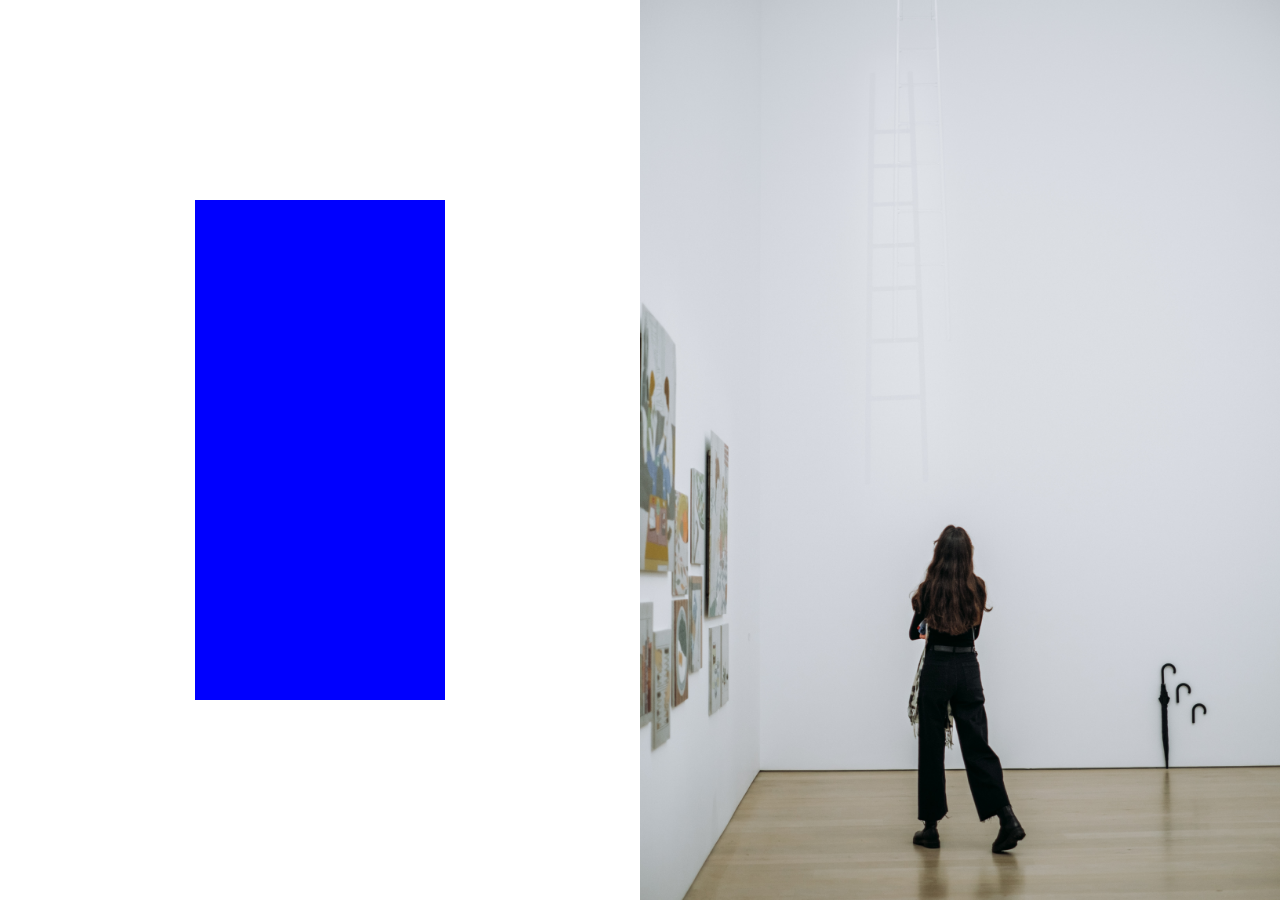
<file: 2contaire/index.html>
<!DOCTYPE html>
<html lang="en">
<head>
    <meta charset="UTF-8">
    <meta http-equiv="X-UA-Compatible" content="IE=edge">
    <meta name="viewport" content="width=device-width, initial-scale=1.0">
    <title>Login Page</title>

    <style>
    *{
        margin: 0;
        padding: 0;
        box-sizing: border-box;
    }
    .form{
        width: 250px;
        aspect-ratio: 1 / 2;
        background-color: blue;

    }
    html,
    body,
    .container{
        height: 100%;
    }
    .container{
        display: flex;
        
    }
    .left,
    .right{
        width: 50%;
    }
    figure{
        height: 100%;
        width: 100%;
        line-height: 0;
    }
    img{
        height: 100%;
        width: 100%;
        object-fit: cover;
    
    }
    .left{
        display: flex;
        justify-content: center;
        align-items: center;

    }

    </style>
</head>
<body>
    
    <div class="container">
        <div class="left">
            <div class="form"></div>
        </div>
        
        <div class="right">
            <figure>
                <img src="./maria-teneva-bJ-TxX30_98-unsplash.jpg" alt="">
            </figure>
        </div>
    </div>
</body>
</html>
</file>
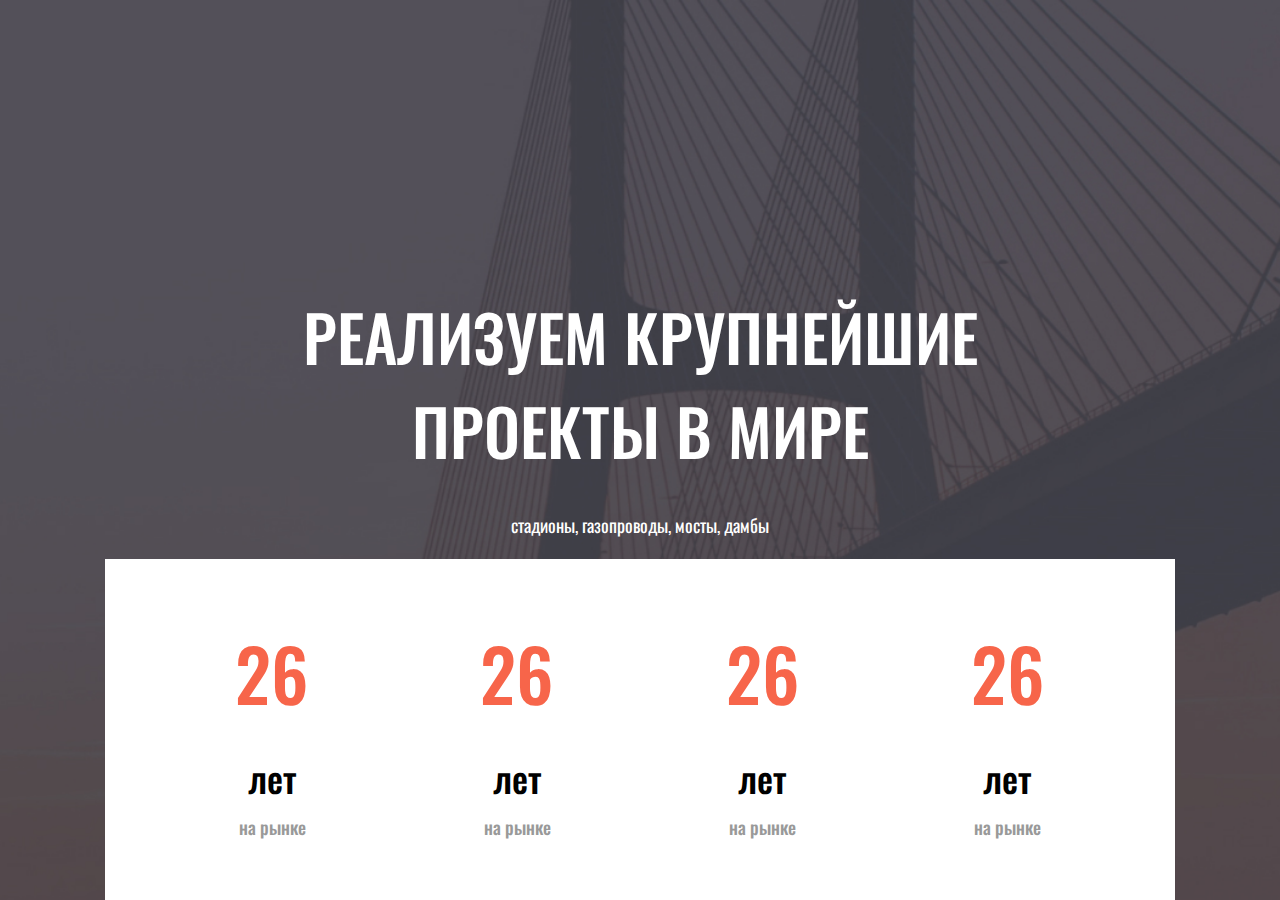
<file: Arena/index.html>
<!DOCTYPE html>
<html lang="ru">
<head>
    <meta charset="UTF-8">
    <meta name="viewport" content="width=device-width, initial-scale=1.0">
    <link rel="stylesheet" href="./style.css">
    <title>Document</title>
    
</head>
<body>
    <div id="root"></div>


    <script src="./script.js"></script>
</body>
</html>
</file>
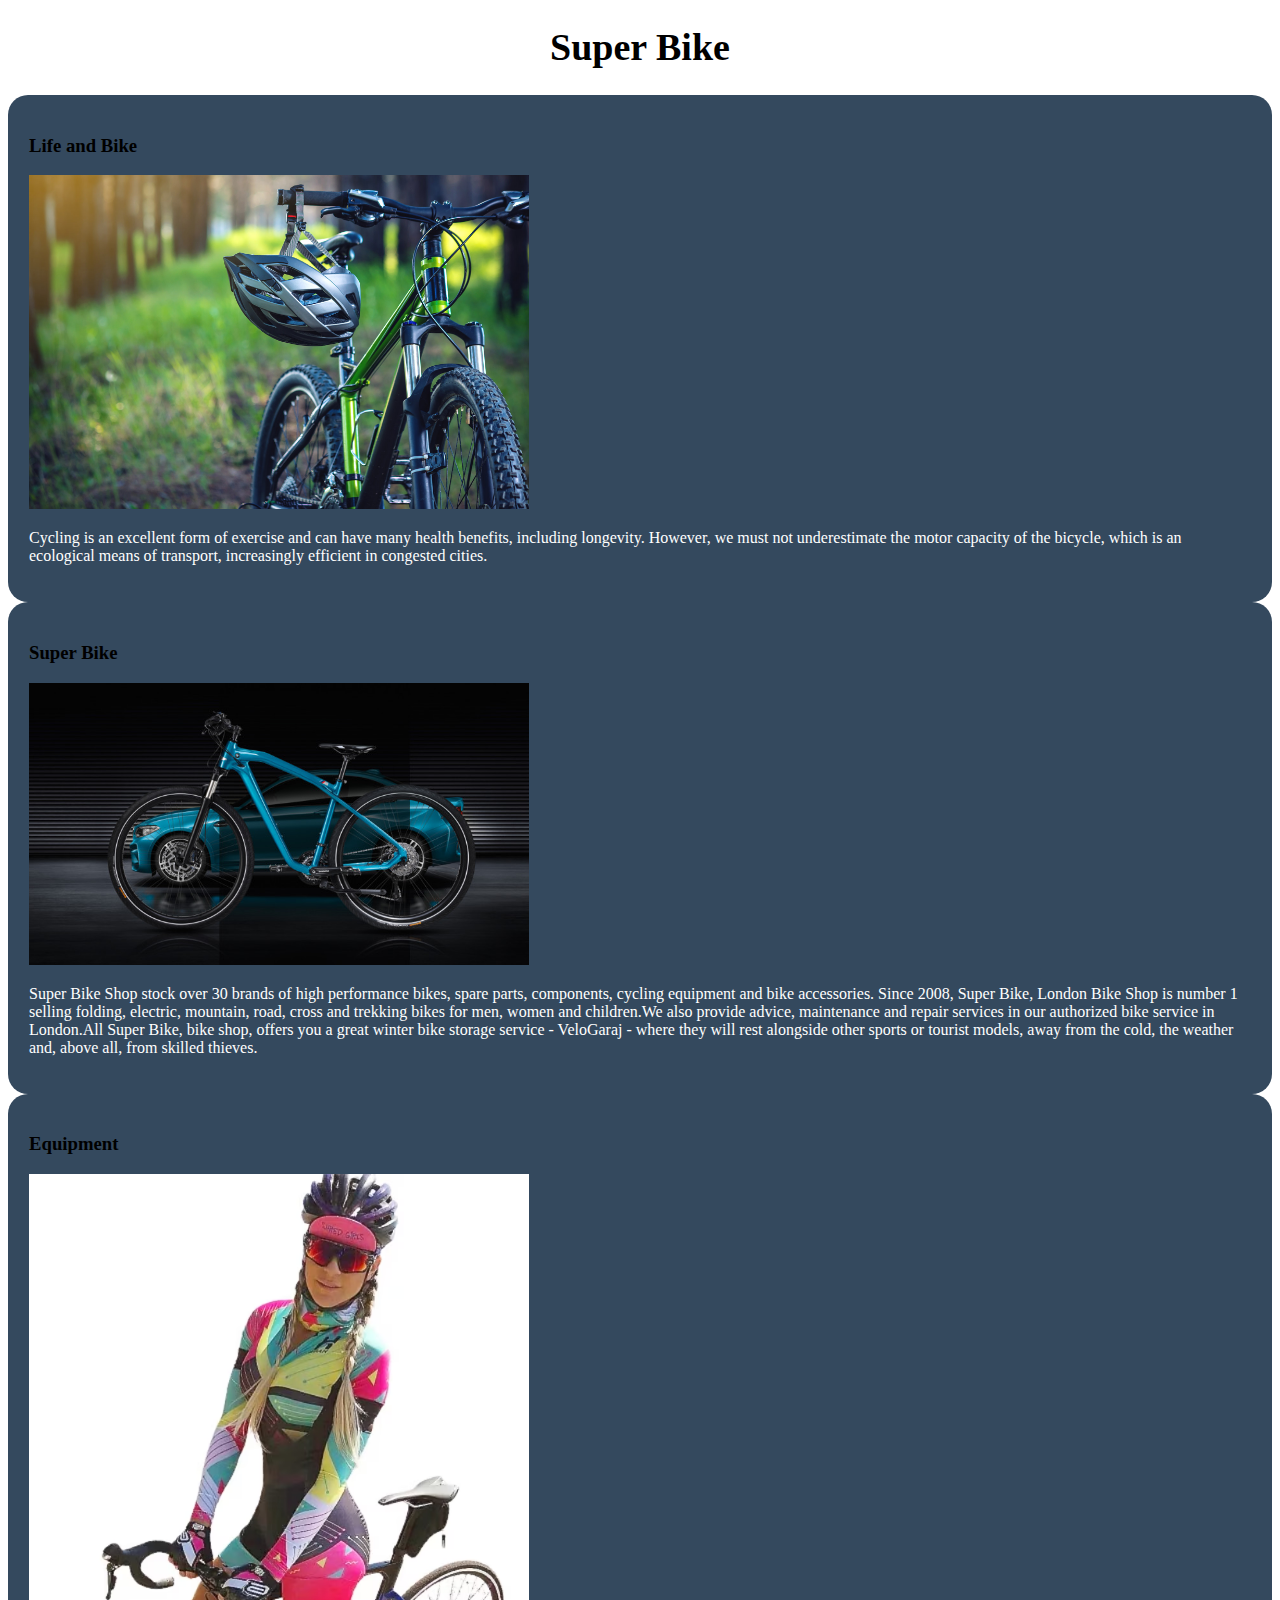
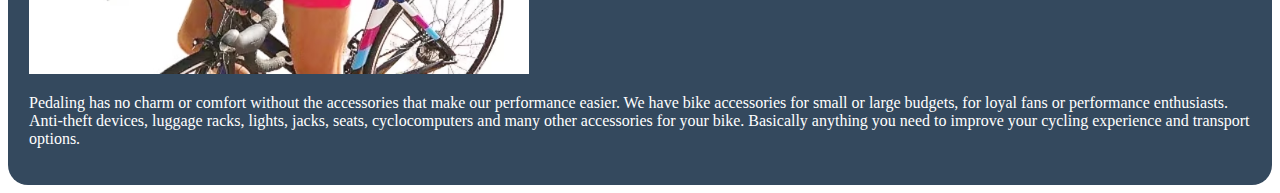
<file: HW1/index.html>
<!DOCTYPE html>
<html lang="en">
<head>
    <meta charset="UTF-8">
    <meta http-equiv="X-UA-Compatible" content="IE=edge">
    <meta name="viewport" content="width=device-width, initial-scale=1.0">
    <title>Document</title>
    <link rel="stylesheet" href="./style.css">
</head>
<body>
    <h1>Super Bike</h1>
    <div>
        <h3>Life and Bike</h3>
        <img src="./Bike-Marci.jpg" alt="">
        <p>
            Cycling is an excellent form of exercise and can have many health benefits, including longevity. However, we must
            not underestimate the motor capacity of the bicycle, which is an ecological means of transport, increasingly
            efficient in congested cities.
        </p>


    </div>
   <div>
    <h3>Super Bike</h3>
    <img src="./NDQwJmhhc2g9ZWM3Mzk4OWZhMmVhNDQxN2ZmZjQ3OTA5NWRhZGE0Mjk=.thumb.jpg" alt="">
    <p>
        Super Bike Shop stock over 30 brands of high performance bikes, spare parts, components, cycling equipment and
        bike accessories. Since 2008, Super Bike, London Bike Shop is number 1 selling folding, electric, mountain, road,
        cross and trekking bikes for men, women and children.We also provide advice, maintenance and repair services in our
        authorized bike service in London.All Super Bike, bike shop, offers you a great winter bike storage service -
        VeloGaraj - where they will rest alongside other sports or tourist models, away from the cold, the weather and,
        above all, from skilled thieves.
    </p>

   </div>
   <div>
    <h3>Equipment</h3>
    <img src="./faawzf1622099478572.avif" alt="">
    <p>
        Pedaling has no charm or comfort without the accessories that make our performance easier. We have bike accessories
        for small or large budgets, for loyal fans or performance enthusiasts. Anti-theft devices, luggage racks, lights,
        jacks, seats, cyclocomputers and many other accessories for your bike. Basically anything you need to improve your
        cycling experience and transport options.
    
    
    </p>
   </div>
    

    
</body>
</html>
</file>
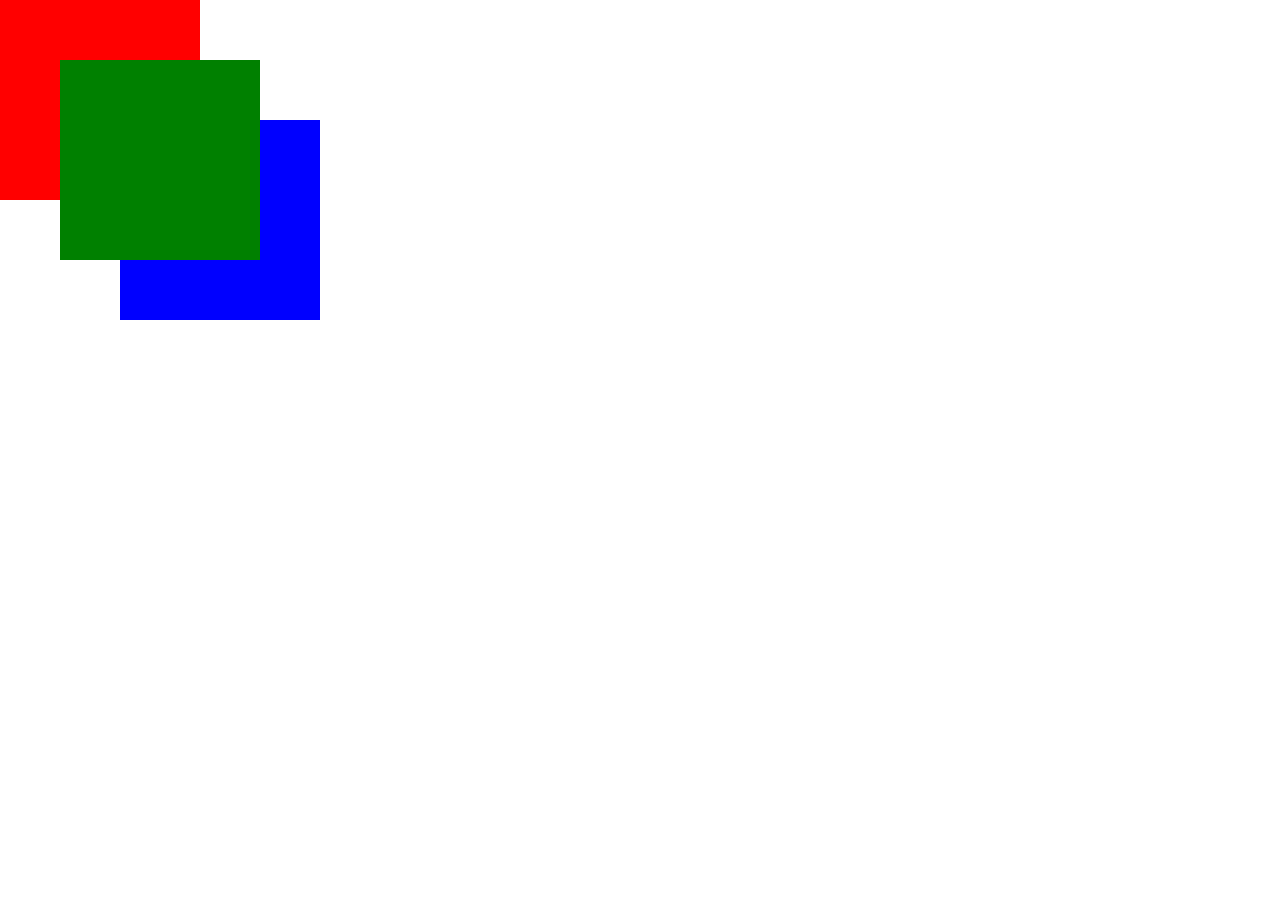
<file: HW3/index.html>
<!DOCTYPE html>
<html lang="en">
<head>
    <meta charset="UTF-8">
    <meta http-equiv="X-UA-Compatible" content="IE=edge">
    <meta name="viewport" content="width=device-width, initial-scale=1.0">
    <title>HW3</title>
    <link rel="stylesheet" href="style.css">
</head>
<body>
    <section class="item">
        <div class="item item-1"></div>
        <div class="item item-2"></div>
        <div class="item item-3"></div>
    </section>
    
</body>
</html>
</file>
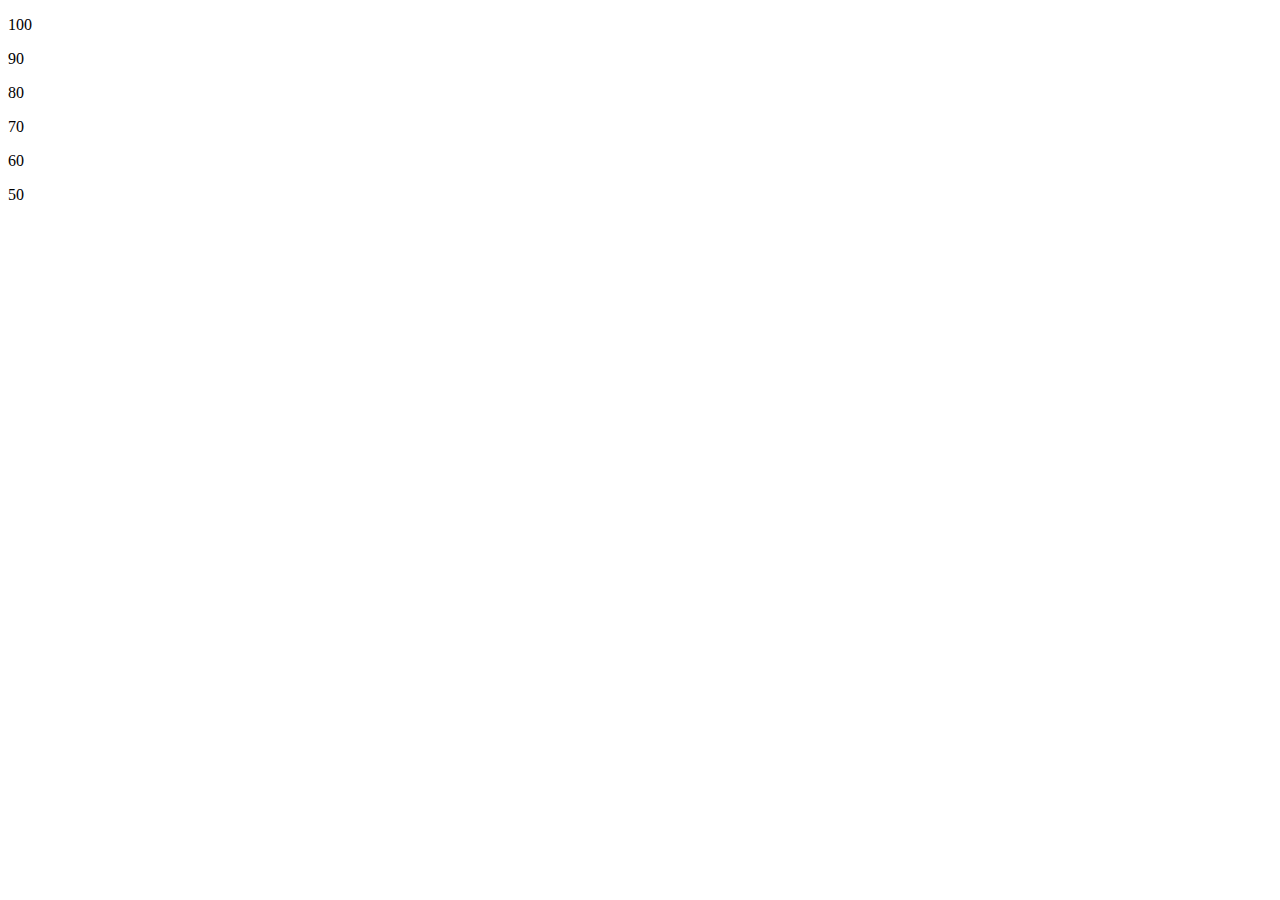
<file: HW7/index.html>
<!DOCTYPE html>
<html lang="en">
<head>
    <meta charset="UTF-8">
    <meta name="viewport" content="width=device-width, initial-scale=1.0">
    <title>Document</title>
</head>
<body>
    <div class="numbers"></div>
    <div class="strings_container"></div>


    <script src="./script.js"></script>
</body>
</html>
</file>
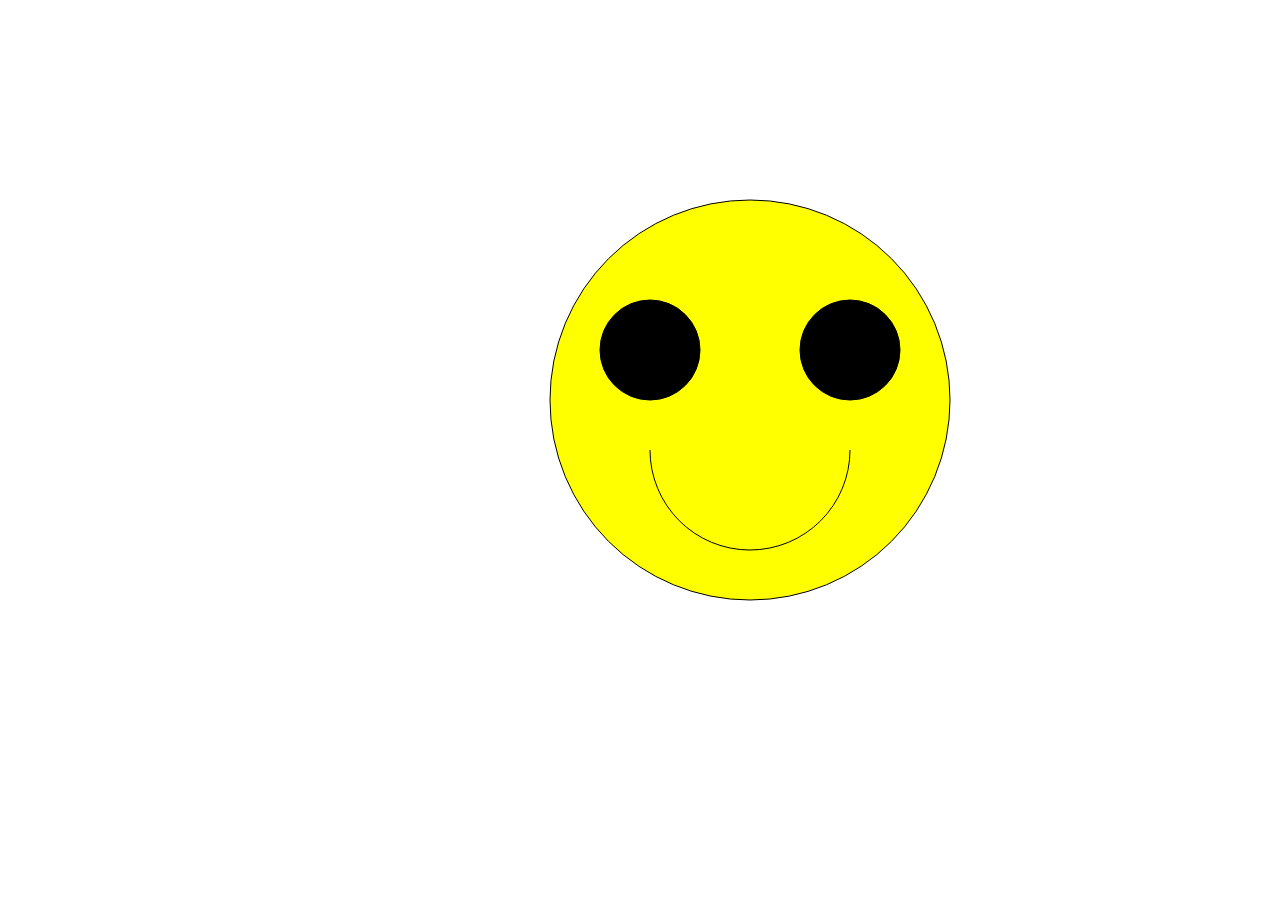
<file: HW_Canvas/index.html>
<!DOCTYPE html>
<html lang="en">

<head>
    <meta charset="UTF-8">
    <meta name="viewport" content="width=device-width, initial-scale=1.0">
    <title>Document</title>
    <style>
        * {
            margin: 0;
            padding: 0;
            box-sizing: border-box;
        }

        #myCanvas {
            width: 100%;
            height: 100vh;
        }
    </style>
</head>

<body>
    <canvas id="myCanvas"></canvas>






    <script src="./script.js"></script>
</body>

</html>
</file>
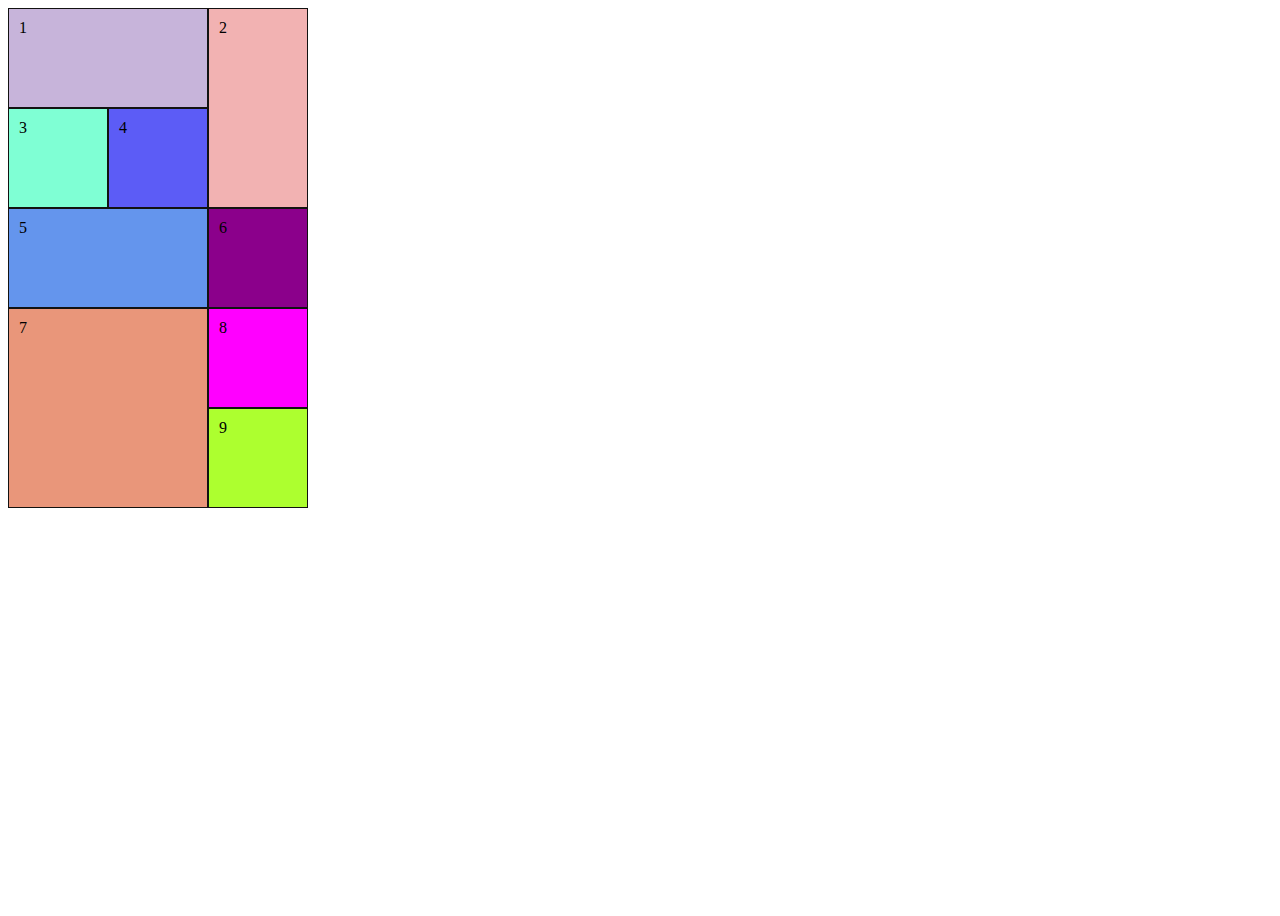
<file: Lesson_1(Grid)/index.html>
<!DOCTYPE html>
<html lang="en">

<head>
    <meta charset="UTF-8">
    <meta name="viewport" content="width=device-width, initial-scale=1.0">
    <title>Document</title>
    <link rel="stylesheet" href="./style.css">
</head>

<body>
    <div class="container">
        <div class="block elem_1">1</div>
        <div class="block elem_2">2</div>
        <div class="block elem_3">3</div>
        <div class="block elem_4">4</div>
        <div class="block elem_5">5</div>
        <div class="block elem_6">6</div>
        <div class="block elem_7">7</div>
        <div class="block elem_8">8</div>
        <div class="block elem_9">9</div>
    </div>
</body>

</html>
</file>
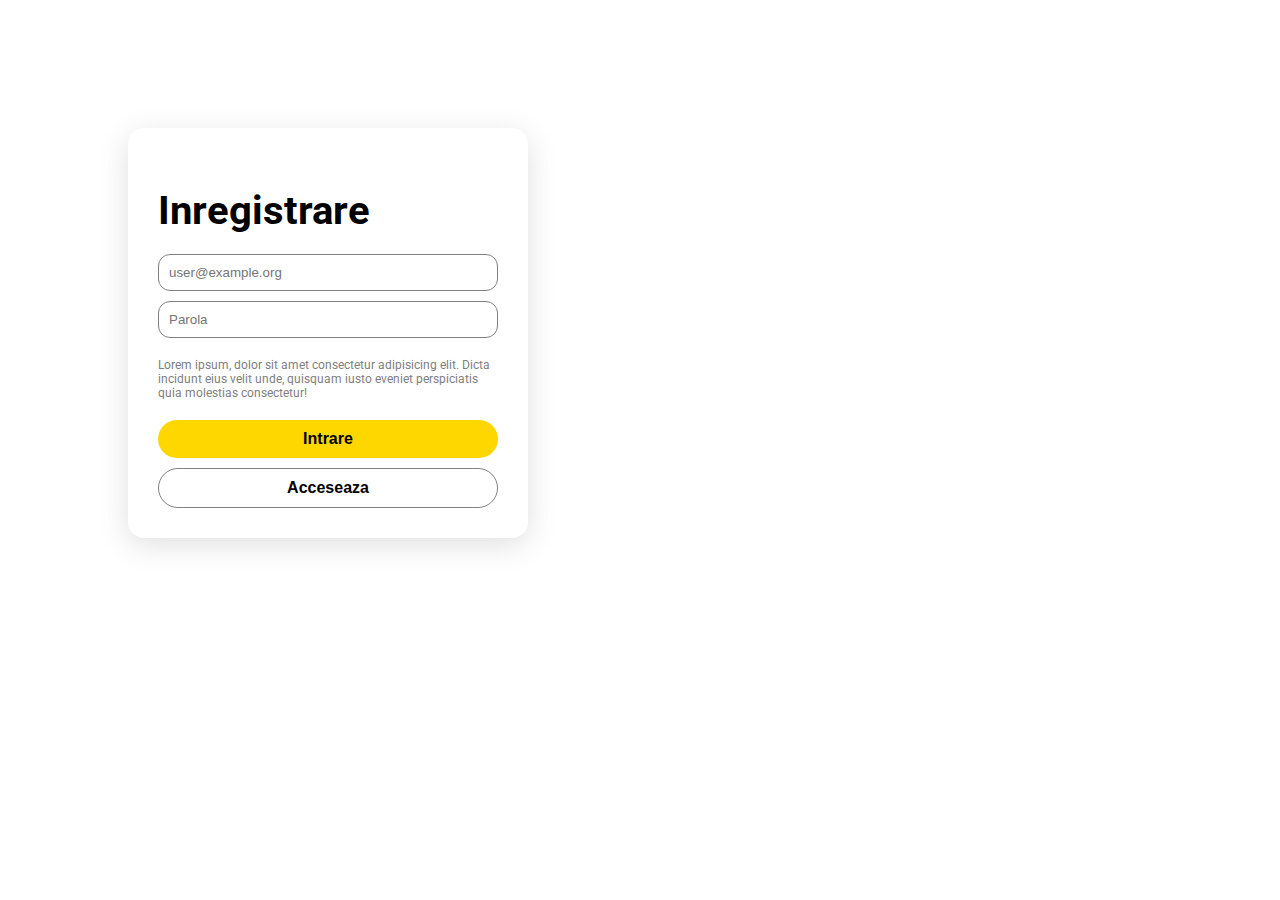
<file: Login page/index.html>
<!DOCTYPE html>
<html lang="en">
<head>
    <meta charset="UTF-8">
    <meta http-equiv="X-UA-Compatible" content="IE=edge">
    <meta name="viewport" content="width=device-width, initial-scale=1.0">
    <title>Reg Form</title>
    <link rel="stylesheet" href="https://maxst.icons8.com/vue-static/landings/line-awesome/line-awesome/1.3.0/css/line-awesome.min.css">
<style>
     @import url("https://fonts.googleapis.com/css2?family=Roboto:wght@400;500;700&display=swap");
*{
    margin: 0;
    padding: 0;
    box-sizing: border-box;
}
body{
    font-family:"Roboto", sans-serif;
    margin: 10%;
}
section {
    width: 400px;
    padding: 30px;
    box-shadow: rgba(100, 100, 111, 0.2) 0px 7px 29px 0px;
    border-radius: 16px;
}
.text-right{
    text-align: right;
}
h2 {
    font-size: 40px;
    margin-bottom: 20px;
}
.button-close {
    background: none;
    border: none;
    font-size: 20px;
    cursor: pointer;
}
.button-action {
    background: none;
    border: 1px solid grey;
    padding: 10px 0;
    border-radius: 55px;
    cursor: pointer;
    text-align: center;
    width: 100%;
    font-size: 16px;
    font-weight: 600;

}
.button-action.is-yellow {
    border: none;
    background: gold;
}
p:not(:last-child) {
    margin-bottom: 10px;
}
.text-small {
    font-size: 12px;
    color: gray;
    margin: 20px 0 !important;
}
input {
    width: 100%;
    padding: 10px;
    border-radius: 12px;
    border: 1px solid grey;
    outline: none;
    caret-color: gold;
}
input:focus{
    border-color: gold;
}

</style>
</head>
<body>
    <section>
        <p class="text-right">
            <button class="button-close">
                <i class="las la-times"></i>
             </button>
         </p>
         <h2>Inregistrare</h2>
         <p>
            <input type="email" placeholder="user@example.org">
         </p>
         <p>
            <input type="password" placeholder="Parola">
         </p>
        <p class="text-small">
            Lorem ipsum, dolor sit amet consectetur adipisicing elit. Dicta incidunt eius velit unde, quisquam iusto eveniet
            perspiciatis quia molestias consectetur!
        </p>
        <p>
            <button class="button-action is-yellow">Intrare</button>
        </p>
        <p>
            <button class="button-action">Acceseaza</button>
        </p>
    </section>
</body>
</html>
</file>
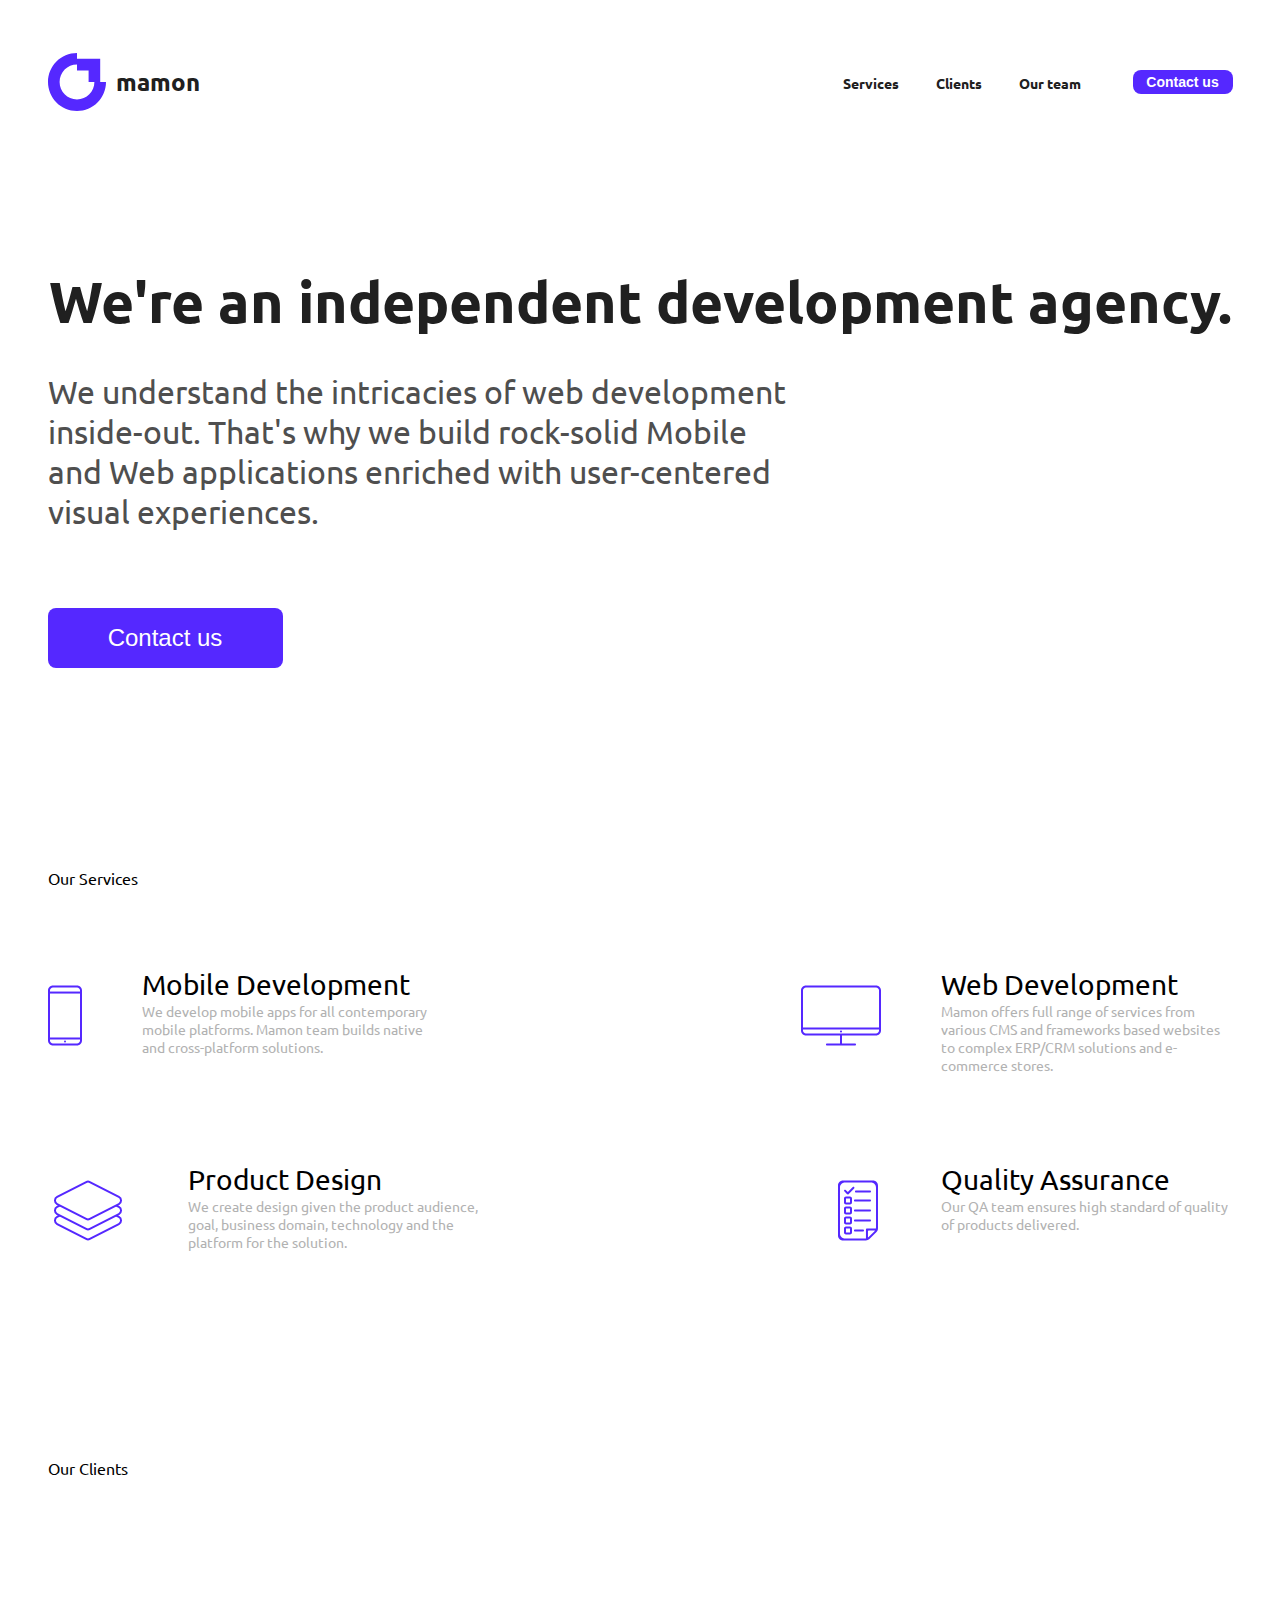
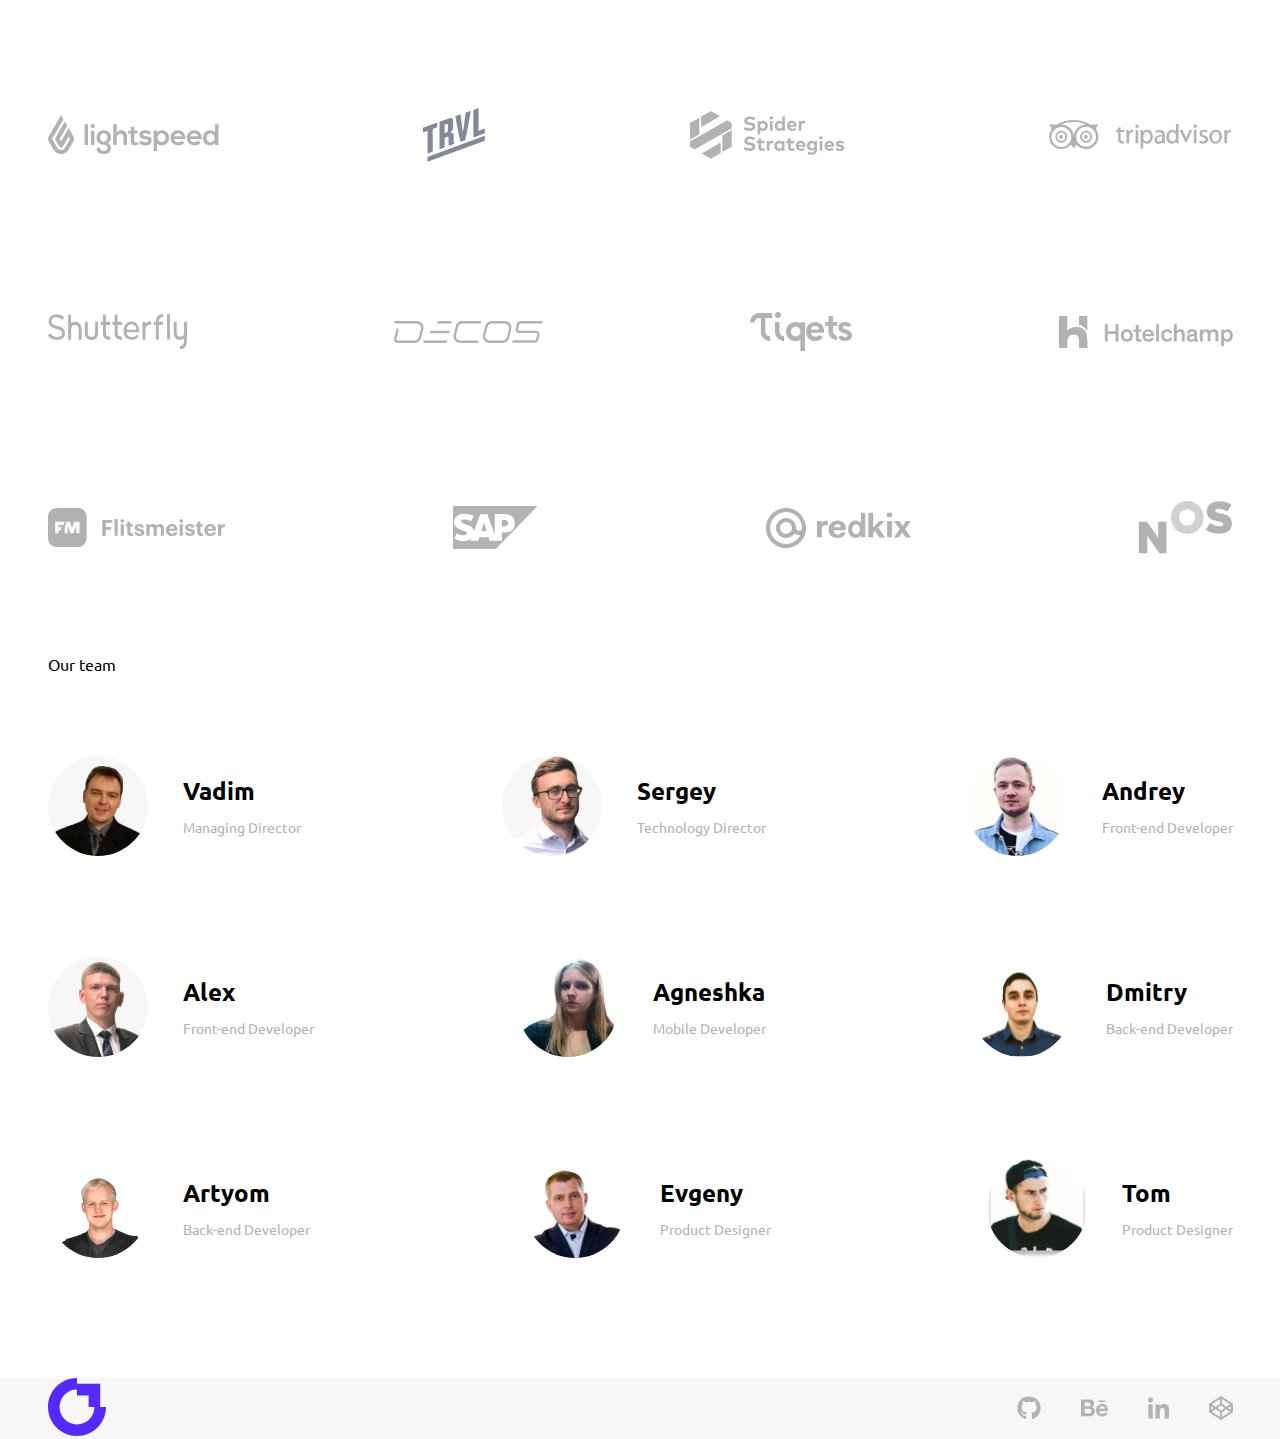
<file: MamonFigma/index.html>
<!DOCTYPE html>
<html lang="en">

<head>
    <meta charset="UTF-8">
    <meta name="viewport" content="width=device-width, initial-scale=1.0">
    <title>Document</title>
    <link rel="stylesheet" href="./style.css">
</head>

<body>
    <header class="header">
        <div class="container">
            <div class="header_line">
                <div class="header_left">
                    <div class="header_logo">
                        <img src="./pictures/mamon-logo.svg" alt="logo">
                        <div class="logo_text">
                            <p class="logo_text">mamon</p>
                        </div>

                    </div>
                </div>
                <div class="header_right">
                    <nav class="nav">
                        <ul class="nav_menu">
                            <li class="nav_item"><a href="#">Services</a></li>
                            <li class="nav_item"><a href="#">Clients</a></li>
                            <li class="nav_item"><a href="#">Our team</a></li>

                        </ul>

                    </nav>

                    <button class="btn_1">Contact us</button>

                </div>


            </div>
        </div>

    </header>




    <section>
        <div class="container">

            <div class="hero_content">
                <div class="header_title">We're an independent development agency.</div>
                <p class="subheader">
                    We understand the intricacies of web development inside-out. That's why we build rock-solid Mobile
                    and Web applications enriched with user-centered visual experiences.
                </p>
            </div>

            <button class="btn_2">Contact us</button>


        </div>
    </section>
    <section class="services">

        <div class="container">
            <div class="thin_line"> Our Services</div>
            <div class="services_wrapper">
                <div class="services_items">
                    <div class="development">
                        <img src="./pictures/smartphone.svg" alt="phone">

                        <div class="services_content">
                            <h2>Mobile Development</h2>
                            <p>We develop mobile apps for all contemporary
                                mobile platforms. Mamon team builds
                                native and cross-platform solutions.</p>
                        </div>
                    </div>
                    <div class="development">
                        <img src="./pictures/monitor.svg" alt="">
                        <div class="services_content">
                            <h2>Web Development</h2>
                            <p>Mamon offers full range of services from various
                                CMS and frameworks based websites to complex
                                ERP/CRM solutions and e-commerce stores.</p>
                        </div>
                    </div>


                </div>
                <div class="services_items">
                    <div class="development">
                        <img  src="./pictures/layers.svg" alt="layers">
                        <div class="services_content">
                            <h2>Product Design</h2>
                            <p>We create design given the product audience,
                                goal, business domain, technology and
                                the platform for the solution.</p>
                        </div>

                    </div>
                    <div class="development">
                        <img src="./pictures/test.svg" alt="test">
                        <div class="services_content">
                            <h2>Quality Assurance</h2>
                            <p>Our QA team ensures high standard of
                                quality of products delivered.
                            </p>
                        </div>
                    </div>
                </div>
            </div>

        </div>
    </section>
    <section>

        <div class="container">
            <div class="thin_line">Our Clients</div>


            <div class="logos_wrapper">
                <div class="logo_wrapper">
                    <img src="./pictures/logo-lightspeed.svg" alt="">
                    <img src="./pictures/logo-trvl.svg" alt="">
                    <img src="./pictures/logo-spider-strategies.svg" alt="">
                    <img src="./pictures/logo-tripadvisor.svg" alt="">
                </div>
            </div>
            <div class="logos_wrapper">
                <div class="logo_wrapper">
                    <img src="./pictures/logo-shutterfly.svg" alt="">
                    <img src="./pictures/logo-decos.svg" alt="">
                    <img src="./pictures/logo-tiqets.svg" alt="">
                    <img src="./pictures/logo-hotelchamp.svg" alt="">
                </div>
            </div>
            <div class="logos_wrapper">
                <div class="logo_wrapper">
                    <img src="./pictures/logo-flitsmeister.svg" alt="">
                    <img src="./pictures/logo-sap.svg" alt="">
                    <img src="./pictures/logo-redkix.svg" alt="">
                    <img src="./pictures/logo-nos.svg" alt="">
                </div>
            </div>

        </div>



    </section>
    <section>

        <div class="container">
            <div class="thin_line">Our team</div>

            <div class="names_wrapper">
                <div class="names">
                    <img src="./pictures/Без названия1.svg" alt="">
                    <div class="content_name">
                        <h2>Vadim</h2>
                        <p>Managing Director</p>
                    </div>
                </div>
                <div class="names">
                    <img src="./pictures/2.svg" alt="">
                    <div class="content_name">
                        <h2>Sergey</h2>
                        <p>Technology Director</p>
                    </div>
                </div>
                <div class="names">
                    <img src="./pictures/3.svg" alt="">
                    <div class="content_name">
                        <h2>Andrey</h2>
                        <p>Front-end Developer</p>
                    </div>
                </div>
            </div>
            <div class="names_wrapper">
                <div class="names">
                    <img src="./pictures/4.svg" alt="">
                    <div class="content_name">
                        <h2>Alex</h2>
                        <p>Front-end Developer</p>
                    </div>
                </div>
                <div class="names">
                    <img src="./pictures/5.svg" alt="">
                    <div class="content_name">
                        <h2>Agneshka</h2>
                        <p>Mobile Developer</p>
                    </div>
                </div>
                <div class="names">
                    <img src="./pictures/6.svg" alt="">
                    <div class="content_name">
                        <h2>Dmitry</h2>
                        <p>Back-end Developer</p>
                    </div>
                </div>
            </div>
            <div class="names_wrapper">
                <div class="names">
                    <img src="./pictures/7.svg" alt="">
                    <div class="content_name">
                        <h2>Artyom</h2>
                        <p>Back-end Developer</p>
                    </div>
                </div>
                <div class="names">
                    <img src="./pictures/8.svg" alt="">
                    <div class="content_name">
                        <h2>Evgeny</h2>
                        <p>Product Designer</p>
                    </div>
                </div>
                <div class="names">
                    <img src="./pictures/9.svg" alt="">
                    <div class="content_name">
                        <h2>Tom</h2>
                        <p>Product Designer</p>
                    </div>
                </div>
            </div>
        </div>

    </section>
    <section>
        <div class="footer_container">
            <div class="container">
                <div class="footer">
                    <div class="logo_footer">
                        <img src="./pictures/mamon-logo.svg" alt="">
                    </div>
                    <div class="media_footer">
                        <img src="./footer/1.svg" alt="">
                        <img src="./footer/2.svg" alt="">
                        <img src="./footer/3.svg" alt="">
                        <img src="./footer/4.svg" alt="">
                    </div>

                </div>
            </div>
        </div>

    </section>



</body>

</html>
</file>
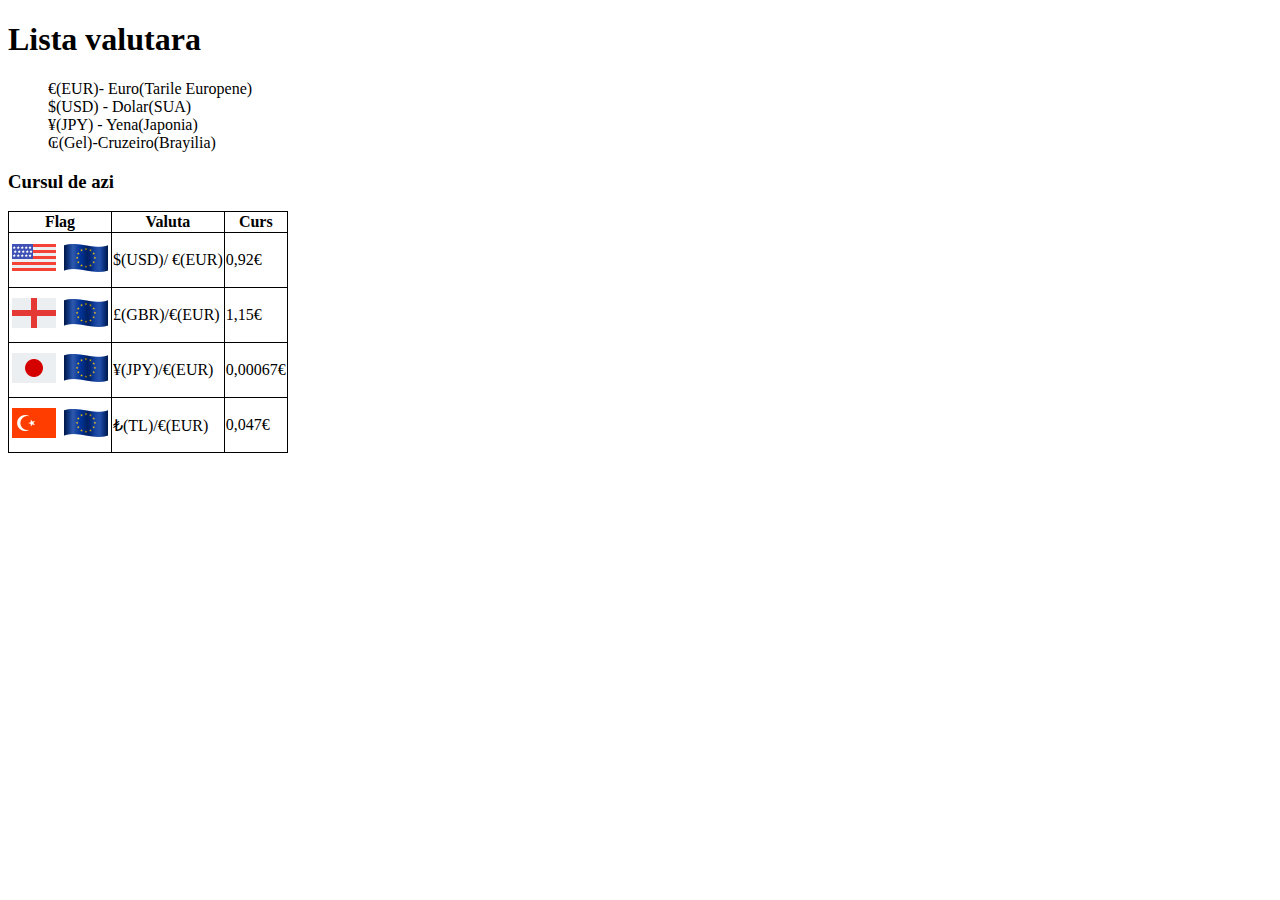
<file: HM2/Exchange.html>
<!DOCTYPE html>
<html lang="en">
<head>
    <meta charset="UTF-8">
    <meta http-equiv="X-UA-Compatible" content="IE=edge">
    <meta name="viewport" content="width=device-width, initial-scale=1.0">
    <title>Document</title>
    <link rel="stylesheet" href="./style.css">
</head>
<body>  
    <h1>Lista valutara</h1>
    <ul>
        <li> &#8364(EUR)- Euro(Tarile Europene)</li>
        <li> &#36(USD)  - Dolar(SUA)</li> 
        <li> &yen(JPY)  - Yena(Japonia)</li>
        <li> &#8354(Gel)-Cruzeiro(Brayilia)</li>
    </ul>
    <h3>Cursul de azi</h3>
    <table class="Exchanges">
        <tr>
            <th>Flag</th>
            <th>Valuta</th>
            <th>Curs</th>
        </tr>   
        <tr>
            
            <td>
                <img src="./icons8-usa-48(1).png" alt="">
                <img src="./icons8-european-union-48.png" alt="">
            </td>
            <td>$(USD)/ &#8364(EUR) </td>
            <td>0,92&#8364</td>
        </tr>
        <tr>
            
            <td><img src="./icons8-england-48.png" alt="">
            <img src="./icons8-european-union-48.png" alt=""></td>
           
            <td>&pound;(GBR)/&#8364(EUR)</td>
            <td>1,15&#8364</td>
        </tr>
        <tr>
            <td><img src="./icons8-japan-48.png" alt="">
            <img src="./icons8-european-union-48.png" alt=""></td>
            <td>&yen;(JPY)/&#8364(EUR)</td>
            <td>0,00067&#8364</td>

        </tr>
        <tr>
            <td><img src="./icons8-turkey-48.png" alt="">
            <img src="./icons8-european-union-48.png" alt=""></td>
            <td>&#8378(TL)/&#8364(EUR)</td>
            <td>0,047&#8364</td>
        </tr>
        
    </table>    
    
</body>
</html>
</file>
<file: Arena/style.css>
@import url('https://fonts.googleapis.com/css2?family=Inter&family=Oswald:wght@400;500;700&family=Ubuntu:wght@300;400;700&display=swap');

* {
    padding: 0;
    margin: 0;
    box-sizing: border-box;
    --white: #fff;
    --black: #000;
    --darck: #404149;
    --accent: #f7654a;
    --darck-light: #999;



}

ul,
ol,
li {
    list-style: none;
}

body {
    font-family: Oswald;
    font-weight: 400;
}

.container {
    max-width: 1100px;
    margin: 0 auto;
    padding: 0 15px;
}

.hero {
    background-image: url("./img/Rectangle.jpg");
    width: 100%;
    height: 100vh;
    background-repeat: no-repeat;
    background-position: center;
    background-size: cover;

}

.hero_content {
    height: 100vh;
    display: flex;
    flex-direction: column;
    justify-content: flex-end;
    align-items: center;
    gap: 20px;
}

h1 {
    max-width: 850px;
    color: var(--white);
    font-size: 64px;
    font-weight: 500;
    text-transform: uppercase;
    text-align: center;

}

.hero_subtitle {
    color: var(--white);
    font-size: 18px;
    line-height: 27px;
    letter-spacing: 0em;
    text-align: center;
    margin-top: 15px;


}

.hero_list {
    display: flex;
    justify-content: space-between;
    align-items: center;
    gap: 30px;
    width: 100%;
    padding: 60px 130px;
    background-color: var(--white);

}

.hero_item {
    display: flex;
    flex-direction: column;
    align-items: center;
    gap: 10px;
}

.item_title {
    font-family: Oswald,sans-serif;
    font-weight: 500;
    font-size: 72px;
    color: var(--accent);
}

.item_subtitle {
    margin-top: 15px;
    font-weight: 500;
    font-size: 36px;
    color: var(--black);

}

.item_description {
    font-weight: 500;
    font-size: 18px;
    color: var(--darck-light);
}
</file>
<file: HW1/style.css>
h1{
    font-size: 38px;
    color: black;
    text-align: center;

    
}
div{
    background-color: #34495e;
    padding: 21px;
    border-radius: 20px;
    color: white;   
}
h3{
    color: black;
}
img{
    width: 500px;
}
</file>
<file: HW3/style.css>
*{
    margin: 0;
    padding: 0;
    box-sizing: border-box;
}

.item{
    width: 200px;
    height: 200px;
}
.item-1{
    background-color: red;
    z-index: 1;
}
.item-2{
   background-color: green;
   position: absolute;
   left: 60px;
   top: 60px;
   z-index: 0;
   transition: 3s;

}
.item-2:hover{
    transform: scale(1.5) rotate(-45deg);
}
.item-3{
    background-color: blue;
    position: absolute;
    left: 120px;
    top: 120px;
    z-index: -2;
}
</file>
<file: Lesson_1(Grid)/style.css>
.block {
    padding: 10px;
    /* width: 25px;
    height: 25px;*/
    border: 1px solid rgb(18, 18, 17);


}

.container {
    height: 100vh;
    display: grid;
    grid-template-columns: repeat(3, 100px);
    /*justify-items: end;
    align-items: end;*/
    grid-auto-rows: 100px;

}

.elem_1 {
    grid-column: 1 / 3;
    grid-row: 1/2;
    background-color: rgb(199, 180, 218);
}

.elem_2 {
    grid-row: 1/3;
    background-color: rgb(242, 178, 178);
}

.elem_3 {
    grid-column: 1/2;
    grid-row: 2/2;
    background-color: aquamarine;

}

.elem_4 {
    grid-column: 2/3;
    grid-row: 2/3;
    background-color: rgb(92, 92, 246);
    
}

.elem_5 {
    grid-column: 1/3;
    grid-row: 3/4;
    background-color: cornflowerblue;
}

.elem_6 {
    grid-column: 3/3;
    grid-row: 3/4;
    background-color: darkmagenta;
}

.elem_7 {
    grid-column: 1/3;
    grid-row: 4/6;
    background-color: darksalmon;
}

.elem_8 {
    grid-column: 3/3;
    background-color: fuchsia;
}

.elem_9 {
    grid-column: 3/3;
    background-color: greenyellow;
}
</file>
<file: MamonFigma/style.css>
@import url('https://fonts.googleapis.com/css2?family=Inter&family=Ubuntu:wght@300;400;700&display=swap');


* {
    margin: 0;
    padding: 0;
    box-sizing: border-box;
}

ul,
ol,
li {
    list-style: none;
}

body {
    font-family: "Ubuntu", sans-serif;
}

.header {
    padding: 53px 0;
}

.container {
    max-width: 1215px;
    width: 100%;
    padding: 0 15px;
    margin: 0 auto;
}

.header_line {
    display: flex;
    justify-content: space-between;
    align-items: center;

}

.header_right {
    display: flex;
    justify-content: flex-end;
    align-items: center;
    gap: 52px;

}

.header_logo {
    /* width: 58px;*/
    /* height: 58px;*/

    display: flex;
    justify-content: flex-start;
    align-items: center;
    gap: 10px;
}

.logo_text {
    font-weight: 700;
    font-size: 24px;
    color: #202020;
}

.nav_menu {
    display: flex;

    gap: 37px;
}

.nav_item a {
    color: #202020;
    font-weight: 700;
    font-size: 14px;
    text-decoration: none;
    font-family: "Ubuntu", sans-serif;
}

.btn_1 {
    width: 100px;
    height: 24px;
    border-radius: 8px;
    color: #FFFFFF;
    font-size: 14px;
    font-weight: 700;
    background-color: #5528FF;
    border: none;
}



.hero_content {
    display: flex;
    flex-direction: column;
    justify-content: space-between;
    gap: 35px;
    padding: 100px 0 40px;
}

.header_title {
    color: #202020;
    font-size: 57px;
    font-weight: 700;
    text-align: center;
}

.subheader {
    color: #4f4f4f;
    width: 741px;
    height: 196px;
    font-size: 32px;
    font-weight: 400;
    display: flex;
    gap: 35px;
}

.btn_2 {

    width: 235px;
    height: 60px;
    color: #FFFFFF;
    font-size: 24px;
    font-weight: 400;
    background-color: #5528FF;
    border: none;
    border-radius: 8px;
}



.services {
    padding: 100px 0;

}

.services_wrapper {
    display: flex;
    flex-direction: column;
    gap: 100px;
}

.services_items {
    display: flex;
    justify-content: space-between;
    align-items: center;
}

.development {
    display: flex;
    justify-content: center;
    gap: 60px;
}


.services_content h2{
    font-weight: 400;
    font-size: 28px;
    gap: 17px;
}

.services_content p {
    color: #b2b2b2;
    width: 292px;
    height: 61px;
    gap: 10px;
    font-size: 14px;
}
.product_disign {
    display: flex;
    justify-content: center;
    gap: 67px;
}

.quality_assurance {
    display: flex;
    justify-content: center;
    gap: 67px;
}

.logos_wrappers {
    margin: 0;
    padding: 0;
    box-sizing: border-box;
    display: flex;
    justify-content: center;
    align-items: center;
}


.logo_wrapper {
    display: flex;
    justify-content: space-between;
    align-items: center;
    gap: 186px;
    padding-top: 150px;
}
.names_wrapper {
    display: flex;
    justify-content: space-between;
    align-items: center;
    margin-top: 101px;
    gap: 150px;
}
.names{
    display: flex;
    justify-content: space-between;
    align-items: center;
    gap: 35px;
  
}
.names p{
    font-weight: 400;
    font-size: 14px;
    color: #b2b2b2;
    margin-top: 11px;
}
.names img{
    width: 100px; 
    height: 100px;
    border-radius: 100px;
}
.footer_container{
    background-color:#f7f7f7 ;
}
.footer{
    display: flex;
    justify-content: space-between;
    align-items: center;
    margin-top: 120px;
    
}
.media_footer{
    display: flex;
    justify-content: space-between;
    gap: 40px;
    
}
.thin_line{
    margin: 100px 0;
    height: 0.2px;
    background: color #d6d6d6;;
    position: relative;
}
.thin_line::before{
    content:attr(data-text);
    top: -10px;
    position: absolute;
    color: #c2c2c2;
    left: 16.5%;
    padding: 0 20px;
    font-weight: 300;
    font-size: 14px;
}
</file>
<file: HM2/style.css>
ul{
    list-style-type: none;
}
table,td,th{
    border:1px solid;color: black;
    
}
table{
     border-collapse: collapse;
}
</file>
